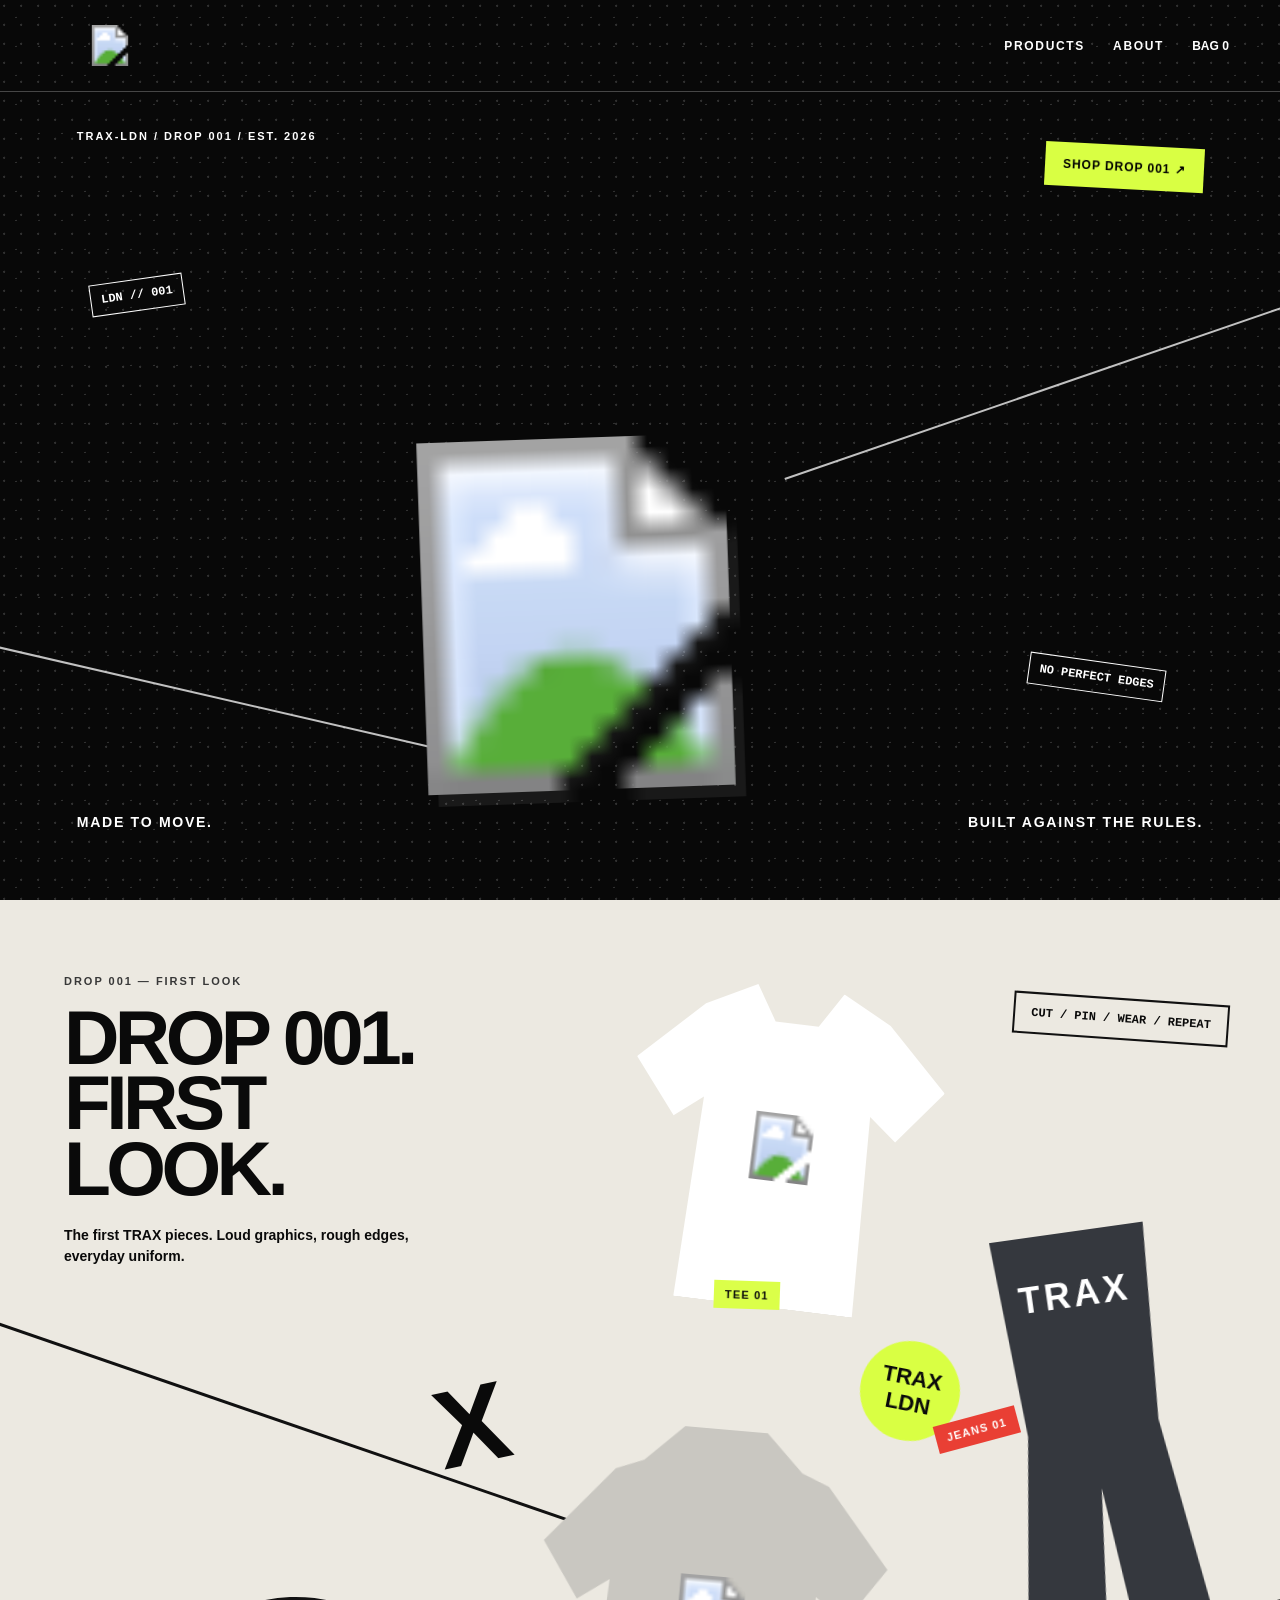
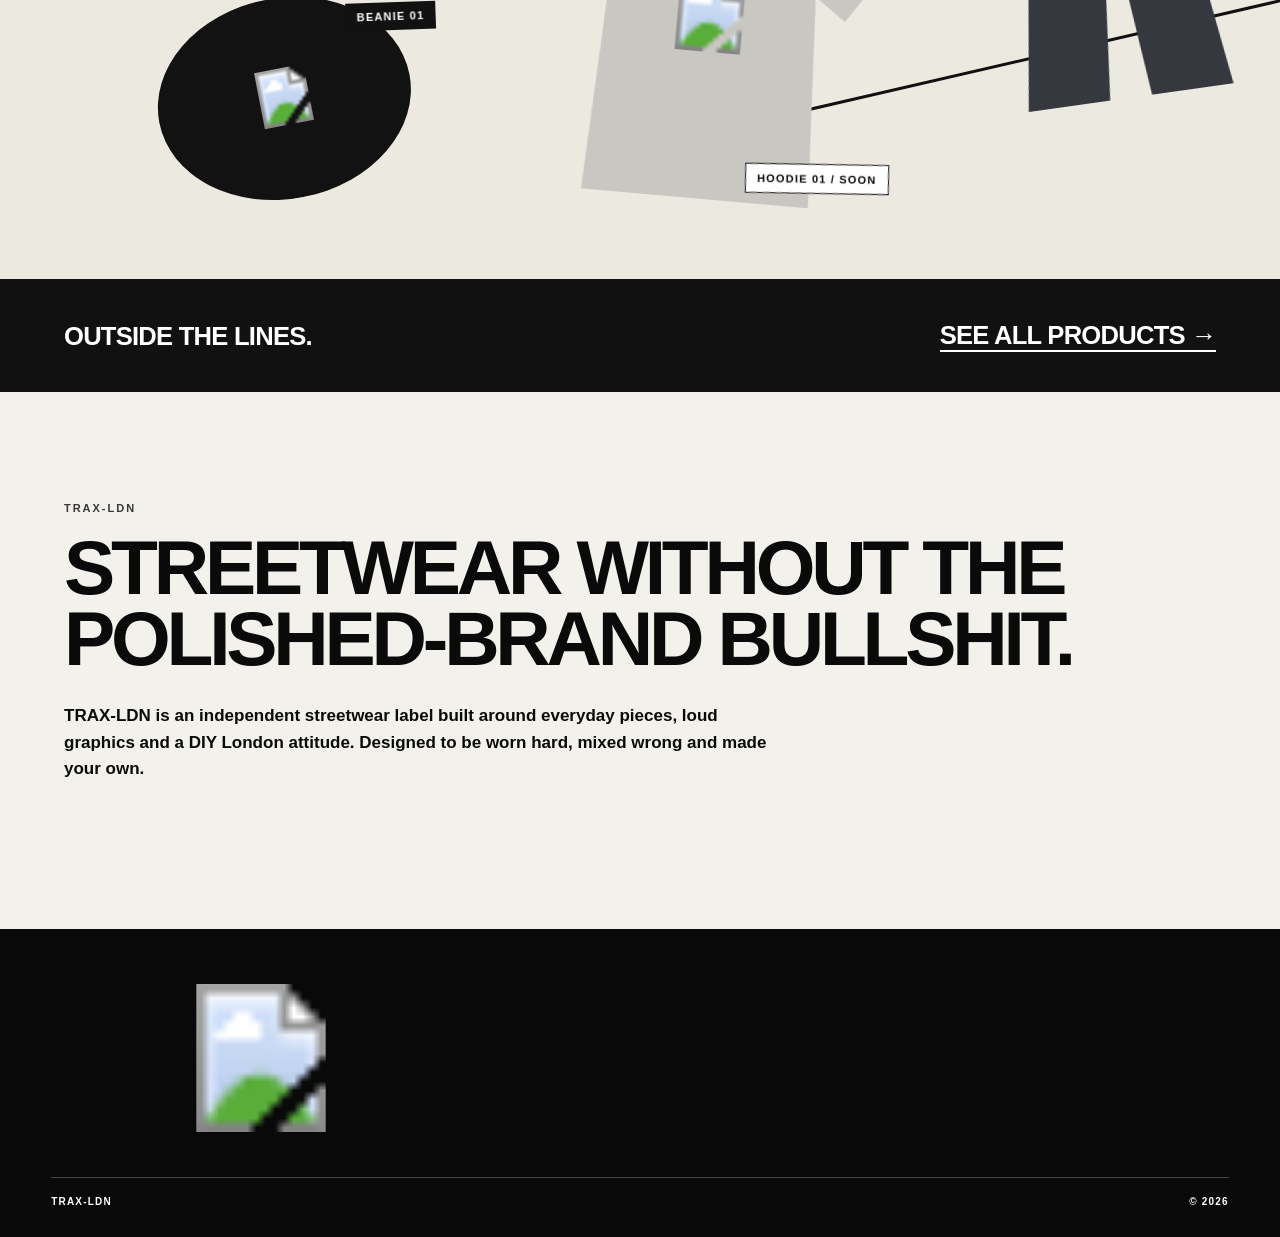
<file: index.html>
<!doctype html>
<html lang="en">
<head>
  <meta charset="utf-8">
  <meta name="viewport" content="width=device-width,initial-scale=1">
  <link rel="icon" href="assets/favicon.svg" type="image/svg+xml">
  <meta name="theme-color" content="#0a0a0a">
  <meta name="description" content="TRAX-LDN — independent streetwear.">
  <title>TRAX-LDN</title>
  <link rel="stylesheet" href="assets/styles.css">
</head>
<body class="home">
  <header class="site-header dark-header">
    <a class="brand" href="index.html" aria-label="TRAX home">
      <img src="assets/logo-white.svg" alt="TRAX">
    </a>
    <button class="nav-toggle" aria-label="Open menu" aria-expanded="false">MENU</button>
    <nav class="site-nav">
      <a href="products.html">PRODUCTS</a>
      <a href="#about">ABOUT</a>
      <button class="bag-button" type="button">BAG <span>0</span></button>
    </nav>
  </header>

  <main>
    <section class="hero">
      <div class="hero-noise" aria-hidden="true"></div>
      <p class="eyebrow">TRAX-LDN / DROP 001 / EST. 2026</p>
      <img class="hero-logo" src="assets/logo-white.svg" alt="TRAX">
      <div class="hero-copy">
        <span>MADE TO MOVE.</span>
        <span>BUILT AGAINST THE RULES.</span>
      </div>
      <a class="hero-cta" href="products.html">SHOP DROP 001 ↗</a>
      <div class="hero-line line-one" aria-hidden="true"></div>
      <div class="hero-line line-two" aria-hidden="true"></div>
      <div class="scribble scribble-one" aria-hidden="true">LDN // 001</div>
      <div class="scribble scribble-two" aria-hidden="true">NO PERFECT EDGES</div>
    </section>

    <section class="collage" aria-label="TRAX collection preview">
      <div class="collage-intro">
        <p class="eyebrow dark">DROP 001 — FIRST LOOK</p>
        <h1>DROP 001.<br>FIRST LOOK.</h1>
        <p>The first TRAX pieces. Loud graphics, rough edges, everyday uniform.</p>
      </div>

      <a class="cutout cutout-tee" href="product.html?id=tee-test">
        <div class="garment tee-shape"><img src="assets/logo-white.svg" alt=""></div>
        <span class="tape">TEE 01</span>
      </a>

      <a class="cutout cutout-jeans" href="product.html?id=jeans-test">
        <div class="garment jeans-shape"><span>TRAX</span></div>
        <span class="pin-label">JEANS 01</span>
      </a>

      <a class="cutout cutout-beanie" href="product.html?id=beanie-test">
        <div class="garment beanie-shape"><img src="assets/logo-white.svg" alt=""></div>
        <span class="marker-label">BEANIE 01</span>
      </a>

      <a class="cutout cutout-hoodie" href="product.html?id=hoodie-test">
        <div class="garment hoodie-shape"><img src="assets/logo-white.svg" alt=""></div>
        <span class="paper-label">HOODIE 01 / SOON</span>
      </a>

      <div class="sticker sticker-round">TRAX<br>LDN</div>
      <div class="sticker sticker-x">X</div>
      <div class="collage-rule rule-a"></div>
      <div class="collage-rule rule-b"></div>
      <div class="collage-note">CUT / PIN / WEAR / REPEAT</div>
    </section>

    <section class="shop-strip">
      <p>OUTSIDE THE LINES.</p>
      <a href="products.html">SEE ALL PRODUCTS →</a>
    </section>

    <section id="about" class="about-block">
      <p class="eyebrow dark">TRAX-LDN</p>
      <h2>STREETWEAR WITHOUT THE POLISHED-BRAND BULLSHIT.</h2>
      <p>TRAX-LDN is an independent streetwear label built around everyday pieces, loud graphics and a DIY London attitude. Designed to be worn hard, mixed wrong and made your own.</p>
    </section>
  </main>

  <footer>
    <img src="assets/logo-white.svg" alt="TRAX">
    <div><span>TRAX-LDN</span><span>© 2026</span></div>
  </footer>

  <script src="assets/products.js"></script>
  <script src="assets/app.js"></script>
</body>
</html>
</file>
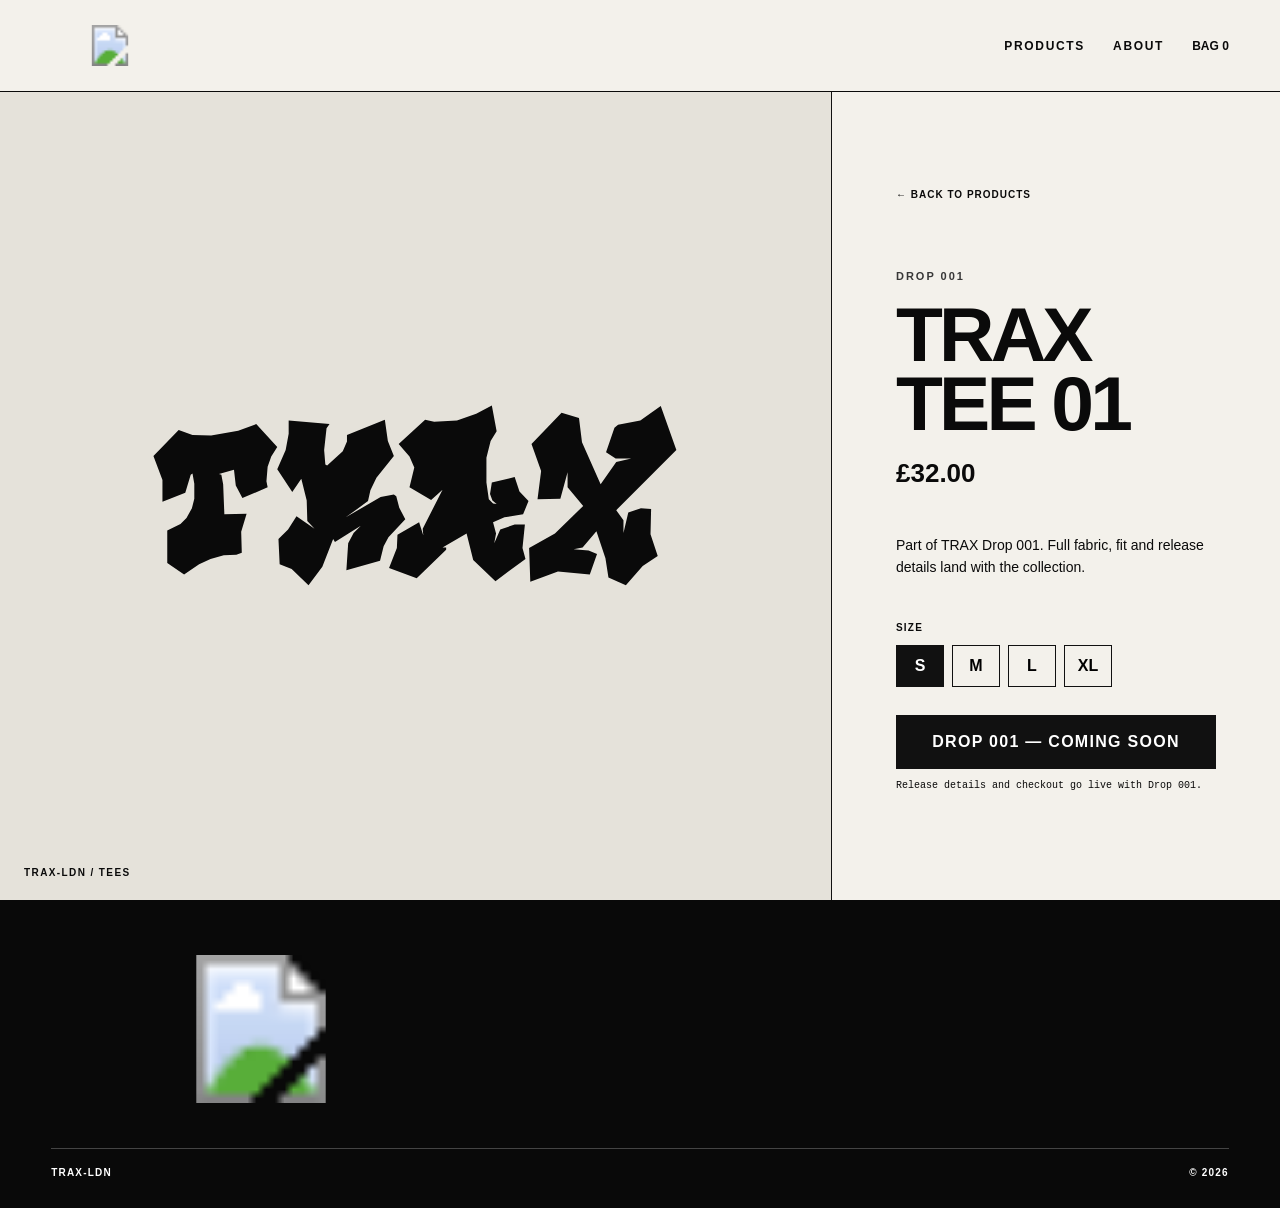
<file: product.html>
<!doctype html>
<html lang="en">
<head>
  <meta charset="utf-8">
  <meta name="viewport" content="width=device-width,initial-scale=1">
  <link rel="icon" href="assets/favicon.svg" type="image/svg+xml">
  <meta name="theme-color" content="#0a0a0a">
  <meta name="description" content="TRAX-LDN product.">
  <title>TRAX Product</title>
  <link rel="stylesheet" href="assets/styles.css">
</head>
<body>
  <header class="site-header light-header">
    <a class="brand" href="index.html" aria-label="TRAX home"><img src="assets/logo-white.svg" alt="TRAX"></a>
    <button class="nav-toggle" aria-label="Open menu" aria-expanded="false">MENU</button>
    <nav class="site-nav">
      <a href="products.html">PRODUCTS</a>
      <a href="index.html#about">ABOUT</a>
      <button class="bag-button" type="button">BAG <span>0</span></button>
    </nav>
  </header>

  <main id="product-detail" class="product-detail"></main>

  <footer>
    <img src="assets/logo-white.svg" alt="TRAX">
    <div><span>TRAX-LDN</span><span>© 2026</span></div>
  </footer>

  <script src="assets/products.js"></script>
  <script src="assets/app.js"></script>
</body>
</html>
</file>
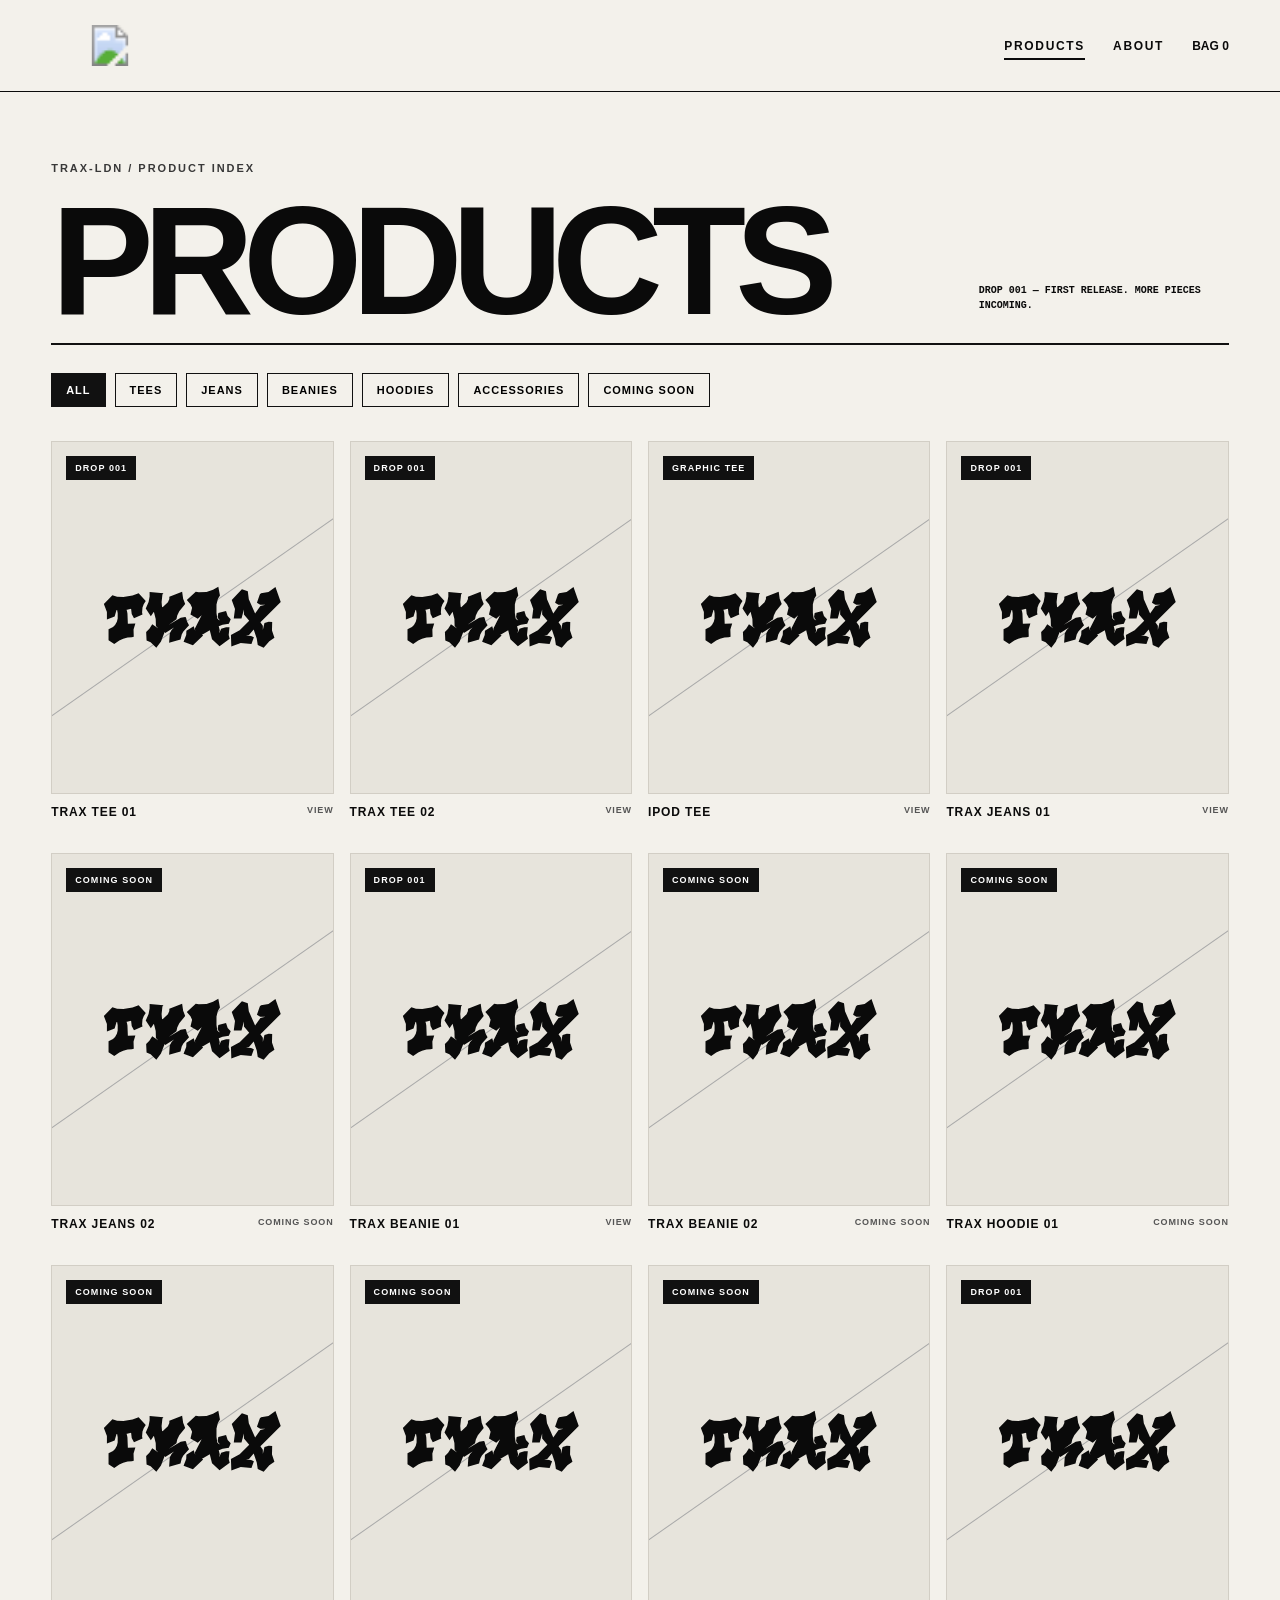
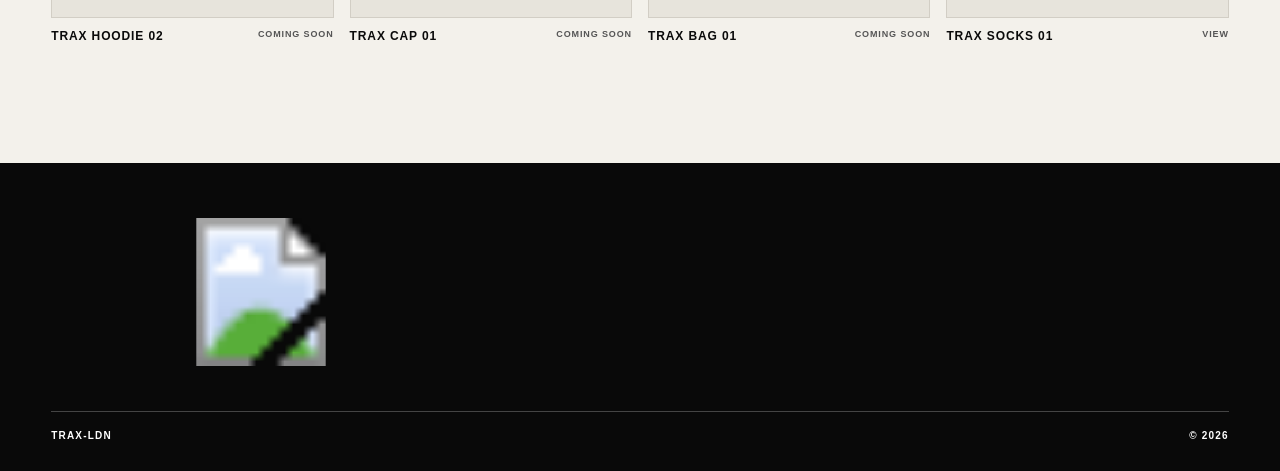
<file: products.html>
<!doctype html>
<html lang="en">
<head>
  <meta charset="utf-8">
  <meta name="viewport" content="width=device-width,initial-scale=1">
  <link rel="icon" href="assets/favicon.svg" type="image/svg+xml">
  <meta name="theme-color" content="#0a0a0a">
  <meta name="description" content="Shop TRAX-LDN.">
  <title>Products — TRAX-LDN</title>
  <link rel="stylesheet" href="assets/styles.css">
</head>
<body>
  <header class="site-header light-header">
    <a class="brand" href="index.html" aria-label="TRAX home"><img src="assets/logo-white.svg" alt="TRAX"></a>
    <button class="nav-toggle" aria-label="Open menu" aria-expanded="false">MENU</button>
    <nav class="site-nav">
      <a class="active" href="products.html">PRODUCTS</a>
      <a href="index.html#about">ABOUT</a>
      <button class="bag-button" type="button">BAG <span>0</span></button>
    </nav>
  </header>

  <main class="products-page">
    <section class="products-heading">
      <p class="eyebrow dark">TRAX-LDN / PRODUCT INDEX</p>
      <h1>PRODUCTS</h1>
      <p class="prototype-note">DROP 001 — FIRST RELEASE. MORE PIECES INCOMING.</p>
    </section>

    <section class="filter-bar" aria-label="Product filters">
      <button class="filter active" data-filter="all">ALL</button>
      <button class="filter" data-filter="tees">TEES</button>
      <button class="filter" data-filter="jeans">JEANS</button>
      <button class="filter" data-filter="beanies">BEANIES</button>
      <button class="filter" data-filter="hoodies">HOODIES</button>
      <button class="filter" data-filter="accessories">ACCESSORIES</button>
      <button class="filter" data-filter="coming-soon">COMING SOON</button>
    </section>

    <section id="product-grid" class="product-grid" aria-live="polite"></section>
  </main>

  <footer>
    <img src="assets/logo-white.svg" alt="TRAX">
    <div><span>TRAX-LDN</span><span>© 2026</span></div>
  </footer>

  <script src="assets/products.js"></script>
  <script src="assets/app.js"></script>
</body>
</html>
</file>
<file: assets/styles.css>
:root{
  --ink:#0a0a0a;
  --paper:#f3f1eb;
  --white:#fff;
  --acid:#d9ff43;
  --line:#b7b4ad;
  --red:#ee3b2f;
  --max:1500px;
}
*{box-sizing:border-box}
html{scroll-behavior:smooth}
body{margin:0;background:var(--paper);color:var(--ink);font-family:Arial,Helvetica,sans-serif;font-weight:700}
a{color:inherit;text-decoration:none}
button{font:inherit}
.site-header{height:92px;padding:18px clamp(18px,4vw,58px);display:flex;align-items:center;justify-content:space-between;position:relative;z-index:50;border-bottom:1px solid currentColor}
.dark-header{position:absolute;inset:0 0 auto;color:#fff;border-color:rgba(255,255,255,.25)}
.light-header{background:var(--paper)}
.brand{width:118px;display:block}
.brand img{width:100%;display:block}
.site-nav{display:flex;gap:28px;align-items:center;font-size:12px;letter-spacing:.14em}
.site-nav a,.bag-button{position:relative}
.site-nav a:after{content:"";position:absolute;height:2px;background:currentColor;left:0;right:100%;bottom:-7px;transition:.2s}
.site-nav a:hover:after,.site-nav a.active:after{right:0}
.bag-button{border:0;background:transparent;color:inherit;padding:0;cursor:pointer}
.nav-toggle{display:none;border:0;background:transparent;color:inherit;font-size:12px;letter-spacing:.14em}

.hero{min-height:100vh;background:#080808;color:#fff;position:relative;overflow:hidden;padding:160px clamp(22px,6vw,96px) 70px;display:flex;flex-direction:column;justify-content:flex-end}
.hero-noise{position:absolute;inset:0;opacity:.16;background-image:radial-gradient(circle at 25% 30%,#fff 0 1px,transparent 1.3px),radial-gradient(circle at 70% 60%,#fff 0 .8px,transparent 1px);background-size:17px 19px,23px 29px;mix-blend-mode:screen}
.eyebrow{font-size:11px;letter-spacing:.18em;margin:0 0 18px;position:relative;z-index:2}
.eyebrow.dark{color:#383838}
.hero>.eyebrow{position:absolute;top:130px;left:clamp(22px,6vw,96px)}
.hero-logo{width:min(78vw,1050px);position:relative;z-index:2;transform:rotate(-2deg);filter:drop-shadow(10px 12px 0 rgba(255,255,255,.07))}
.hero-copy{display:flex;justify-content:space-between;gap:20px;font-size:clamp(12px,1.1vw,17px);letter-spacing:.12em;margin-top:24px;position:relative;z-index:3}
.hero-cta{position:absolute;right:clamp(22px,6vw,96px);top:145px;background:var(--acid);color:#000;padding:15px 18px;transform:rotate(3deg);font-size:12px;letter-spacing:.08em;z-index:5}
.hero-line{position:absolute;background:#fff;height:2px;width:48vw;opacity:.75;z-index:1}
.line-one{right:-8vw;top:42%;transform:rotate(-19deg)}
.line-two{left:-12vw;bottom:24%;transform:rotate(13deg)}
.scribble{position:absolute;font-family:"Courier New",monospace;font-size:12px;border:1px solid #fff;padding:8px 10px;z-index:4}
.scribble-one{left:7vw;top:31%;transform:rotate(-8deg)}
.scribble-two{right:9vw;bottom:23%;transform:rotate(8deg)}

.collage{height:980px;position:relative;overflow:hidden;background:#ece9e1;border-bottom:1px solid #111}
.collage-intro{position:absolute;left:5vw;top:75px;width:min(430px,42vw);z-index:10}
.collage-intro h1{font-size:clamp(42px,6vw,94px);line-height:.85;letter-spacing:-.06em;margin:0 0 24px}
.collage-intro p:last-child{font-size:14px;line-height:1.55;max-width:360px}
.cutout{position:absolute;display:block;transition:transform .18s ease;z-index:5}
.cutout:hover{transform:scale(1.025) rotate(0deg)!important;z-index:20}
.cutout-tee{left:49%;top:88px;width:310px;transform:rotate(7deg)}
.cutout-jeans{right:5%;top:330px;width:235px;transform:rotate(-8deg)}
.cutout-beanie{left:12%;bottom:80px;width:260px;transform:rotate(-11deg)}
.cutout-hoodie{left:42%;bottom:80px;width:345px;transform:rotate(5deg)}
.garment{position:relative;display:flex;align-items:center;justify-content:center;filter:drop-shadow(13px 14px 0 rgba(0,0,0,.14))}
.garment img{max-width:62%;max-height:44%}
.tee-shape{height:320px;background:#fff;clip-path:polygon(20% 8%,36% 0,43% 11%,57% 11%,64% 0,80% 8%,100% 27%,86% 44%,77% 37%,79% 100%,21% 100%,23% 37%,14% 44%,0 27%)}
.hoodie-shape{height:370px;background:#c9c7c1;clip-path:polygon(38% 0,62% 0,73% 10%,81% 13%,100% 34%,89% 49%,80% 43%,83% 100%,17% 100%,20% 43%,11% 49%,0 34%,19% 13%,27% 10%)}
.jeans-shape{height:470px;background:#35383e;clip-path:polygon(17% 0,83% 0,78% 42%,94% 100%,59% 100%,50% 55%,41% 100%,6% 100%,22% 42%);color:#fff;font-size:36px;letter-spacing:.1em;align-items:flex-start;padding-top:42px}
.beanie-shape{height:205px;background:#121212;clip-path:ellipse(49% 49% at 50% 51%)}
.tape,.paper-label,.marker-label,.pin-label{position:absolute;padding:8px 11px;font-size:11px;letter-spacing:.11em;z-index:9}
.tape{background:#dbff49;left:34%;bottom:-4px;transform:rotate(-5deg)}
.paper-label{background:#fff;right:-20px;bottom:15px;transform:rotate(-4deg);border:1px solid #111}
.marker-label{color:#fff;background:#111;right:-35px;top:30px;transform:rotate(9deg)}
.pin-label{background:#e93f34;color:#fff;left:-40px;top:36%;transform:rotate(-7deg)}
.sticker{position:absolute;display:flex;align-items:center;justify-content:center;text-align:center;z-index:3}
.sticker-round{right:25%;top:45%;width:100px;height:100px;border-radius:50%;background:var(--acid);font-size:22px;transform:rotate(11deg)}
.sticker-x{left:34%;top:48%;font-size:110px;line-height:1;transform:rotate(-12deg);font-family:Impact,sans-serif}
.collage-rule{position:absolute;height:3px;background:#111;width:55%;z-index:1}
.rule-a{left:-8%;top:52%;transform:rotate(19deg)}
.rule-b{right:-10%;bottom:23%;transform:rotate(-13deg)}
.collage-note{position:absolute;right:4vw;top:98px;border:2px solid #111;padding:12px 16px;transform:rotate(4deg);font-family:"Courier New",monospace;font-size:12px}
.shop-strip{background:#111;color:#fff;min-height:112px;display:flex;align-items:center;justify-content:space-between;padding:30px 5vw;font-size:clamp(18px,2vw,30px);letter-spacing:-.03em}
.shop-strip p{margin:0}
.shop-strip a{border-bottom:2px solid #fff}
.about-block{padding:110px 5vw 130px;max-width:1200px}
.about-block h2{font-size:clamp(42px,6vw,86px);line-height:.92;letter-spacing:-.055em;margin:0 0 30px}
.about-block>p:last-child{max-width:720px;font-size:17px;line-height:1.55;font-weight:600}

.products-page{min-height:80vh;padding:70px clamp(18px,4vw,58px) 120px}
.products-heading{display:grid;grid-template-columns:1fr auto;align-items:end;gap:12px;border-bottom:2px solid #111;padding-bottom:24px}
.products-heading .eyebrow{grid-column:1/-1}
.products-heading h1{font-size:clamp(64px,12vw,175px);line-height:.75;letter-spacing:-.07em;margin:0}
.prototype-note{font-family:"Courier New",monospace;font-size:10px;max-width:250px;line-height:1.45;margin:0 0 6px}
.filter-bar{display:flex;flex-wrap:wrap;gap:9px;padding:28px 0 34px}
.filter{border:1px solid #111;background:transparent;padding:10px 14px;font-size:11px;letter-spacing:.09em;cursor:pointer}
.filter:hover,.filter.active{background:#111;color:#fff}
.product-grid{display:grid;grid-template-columns:repeat(4,minmax(0,1fr));gap:34px 16px}
.product-card{opacity:0;animation:cardIn .35s ease forwards;animation-delay:var(--delay)}
.product-image{aspect-ratio:4/5;background:#e7e4dc;position:relative;display:flex;align-items:center;justify-content:center;overflow:hidden;border:1px solid #d2cec5}
.product-image:before{content:"";position:absolute;width:130%;height:1px;background:#aaa;transform:rotate(-35deg)}
.product-image img{width:65%;position:relative;z-index:2}
.product-stamp{position:absolute;top:14px;left:14px;background:#111;color:#fff;padding:7px 9px;font-size:9px;letter-spacing:.12em;z-index:4}
.product-card-meta{display:flex;justify-content:space-between;gap:12px;padding-top:11px;font-size:11px;letter-spacing:.08em}
.product-card-meta h2{font-size:12px;margin:0}
.product-card-meta span{font-size:9px;color:#555}
.product-card:hover .product-image img{transform:rotate(-3deg) scale(1.05)}
.product-card .product-image img{transition:.25s ease}
@keyframes cardIn{to{opacity:1}}

.product-detail{display:grid;grid-template-columns:minmax(0,1.3fr) minmax(340px,.7fr);min-height:calc(100vh - 92px)}
.detail-image{background:#e5e2da;min-height:720px;position:relative;display:flex;align-items:center;justify-content:center;border-right:1px solid #111}
.detail-image img{width:min(65%,680px)}
.detail-index{position:absolute;left:24px;bottom:22px;font-size:10px;letter-spacing:.14em}
.detail-info{padding:70px clamp(26px,5vw,80px);display:flex;flex-direction:column;justify-content:center}
.back-link{font-size:10px;letter-spacing:.1em;margin-bottom:70px}
.detail-info h1{font-size:clamp(44px,6vw,86px);line-height:.9;letter-spacing:-.05em;margin:0 0 20px}
.detail-price{font-size:26px;margin:0 0 32px}
.detail-copy{font-weight:500;line-height:1.55;font-size:14px;max-width:510px;margin-bottom:38px}
.size-block>span{font-size:10px;letter-spacing:.12em}
.size-options{display:flex;flex-wrap:wrap;gap:8px;margin:10px 0 28px}
.size-option{min-width:48px;border:1px solid #111;background:transparent;padding:11px 12px;cursor:pointer}
.size-option.selected{background:#111;color:#fff}
.buy-button{border:0;background:#111;color:#fff;padding:18px 20px;width:100%;cursor:pointer;letter-spacing:.08em}
.buy-button:disabled{background:#9a9892;cursor:not-allowed}
.checkout-note{font-size:10px;font-family:"Courier New",monospace;font-weight:400;line-height:1.4}

footer{background:#090909;color:#fff;padding:55px clamp(18px,4vw,58px) 30px}
footer img{width:min(420px,62vw);display:block;margin-bottom:45px}
footer div{display:flex;justify-content:space-between;border-top:1px solid #444;padding-top:18px;font-size:10px;letter-spacing:.12em}

@media(max-width:980px){
  .product-grid{grid-template-columns:repeat(2,1fr)}
  .collage{height:1100px}
  .cutout-tee{left:auto;right:5%;top:220px;width:280px}
  .cutout-jeans{right:7%;top:auto;bottom:80px;width:190px}
  .cutout-beanie{left:6%;bottom:180px;width:220px}
  .cutout-hoodie{left:32%;bottom:30px;width:300px}
  .product-detail{grid-template-columns:1fr}
  .detail-image{min-height:58vh;border-right:0;border-bottom:1px solid #111}
}
@media(max-width:700px){
  body{overflow-x:hidden}
  .site-header{height:76px;padding:15px 18px}
  .brand{width:92px}
  .nav-toggle{display:block}
  .site-nav{display:none;position:absolute;left:0;right:0;top:76px;background:#0b0b0b;color:#fff;padding:22px 18px;flex-direction:column;align-items:flex-start;border-top:1px solid #444}
  .light-header .site-nav{background:var(--paper);color:#111;border-color:#111}
  .nav-open .site-nav{display:flex}

  /* Phone-only hero: position by viewport height so Instagram/Safari chrome cannot crush the composition. */
  .hero{
    min-height:700px;
    height:100dvh;
    padding:0 20px;
    justify-content:initial;
  }
  .hero>.eyebrow{
    top:96px;
    left:20px;
    font-size:9px;
    letter-spacing:.15em;
    white-space:nowrap;
  }
  .hero-logo{
    position:absolute;
    left:50%;
    top:57%;
    width:96vw;
    max-width:none;
    margin:0;
    transform:translate(-50%,-50%) rotate(-2deg);
  }
  .hero-copy{
    position:absolute;
    left:20px;
    right:20px;
    bottom:136px;
    margin:0;
    display:flex;
    flex-direction:row;
    align-items:flex-end;
    justify-content:space-between;
    gap:10px;
    font-size:8px;
    line-height:1.15;
    letter-spacing:.1em;
  }
  .hero-copy span:last-child{text-align:right}
  .hero-cta{
    top:auto;
    right:auto;
    left:20px;
    bottom:52px;
    padding:14px 16px;
    font-size:11px;
  }
  .scribble-one{top:24%;left:5%;font-size:10px}
  .scribble-two{right:4%;bottom:28%;font-size:9px}
  .line-one{right:-12vw;top:37%;width:58vw}
  .line-two{left:-14vw;bottom:20%;width:54vw}

  /* Phone-only collage: keep the DIY overlap, but stop the cutouts filling the whole viewport. */
  .collage{height:900px}
  .collage-intro{left:20px;right:20px;top:38px;width:auto}
  .collage-intro h1{font-size:42px;line-height:.9;margin-bottom:14px}
  .collage-intro p:last-child{font-size:11px;line-height:1.4;max-width:270px}

  .collage-note{top:220px;right:15px;font-size:8px;padding:7px 9px}

  .cutout-tee{left:8%;right:auto;top:300px;width:145px;transform:rotate(-5deg)}
  .cutout-jeans{right:8px;top:350px;bottom:auto;width:86px;transform:rotate(-6deg)}
  .cutout-beanie{left:-6px;top:535px;bottom:auto;width:126px;transform:rotate(-9deg)}
  .cutout-hoodie{left:auto;right:7%;bottom:36px;width:162px;transform:rotate(5deg)}

  .tee-shape{height:auto;aspect-ratio:31/32}
  .jeans-shape{height:auto;aspect-ratio:1/2;font-size:16px;padding-top:18px}
  .beanie-shape{height:auto;aspect-ratio:260/205}
  .hoodie-shape{height:auto;aspect-ratio:345/370}

  .tape,.paper-label,.marker-label,.pin-label{font-size:8px;padding:6px 8px;white-space:nowrap}
  .tape{left:23%;bottom:-4px}
  .marker-label{right:-20px;top:18px}
  .pin-label{left:-35px;top:35%}
  .paper-label{right:-4px;bottom:8px}

  .sticker-round{right:8%;top:62%;width:56px;height:56px;font-size:11px}
  .sticker-x{left:37%;top:58%;font-size:50px}
  .rule-a{left:-18%;top:55%;width:68%}
  .rule-b{right:-18%;bottom:22%;width:64%}

  .shop-strip{align-items:flex-start;flex-direction:column;gap:16px}
  .products-page{padding:50px 15px 90px}
  .products-heading{display:block}
  .products-heading h1{font-size:72px;margin-bottom:20px}
  .product-grid{gap:24px 8px}
  .product-card-meta{display:block}
  .product-card-meta span{display:block;margin-top:5px}
  .detail-info{padding:45px 20px 70px}
  .back-link{margin-bottom:45px}
}
</file>
